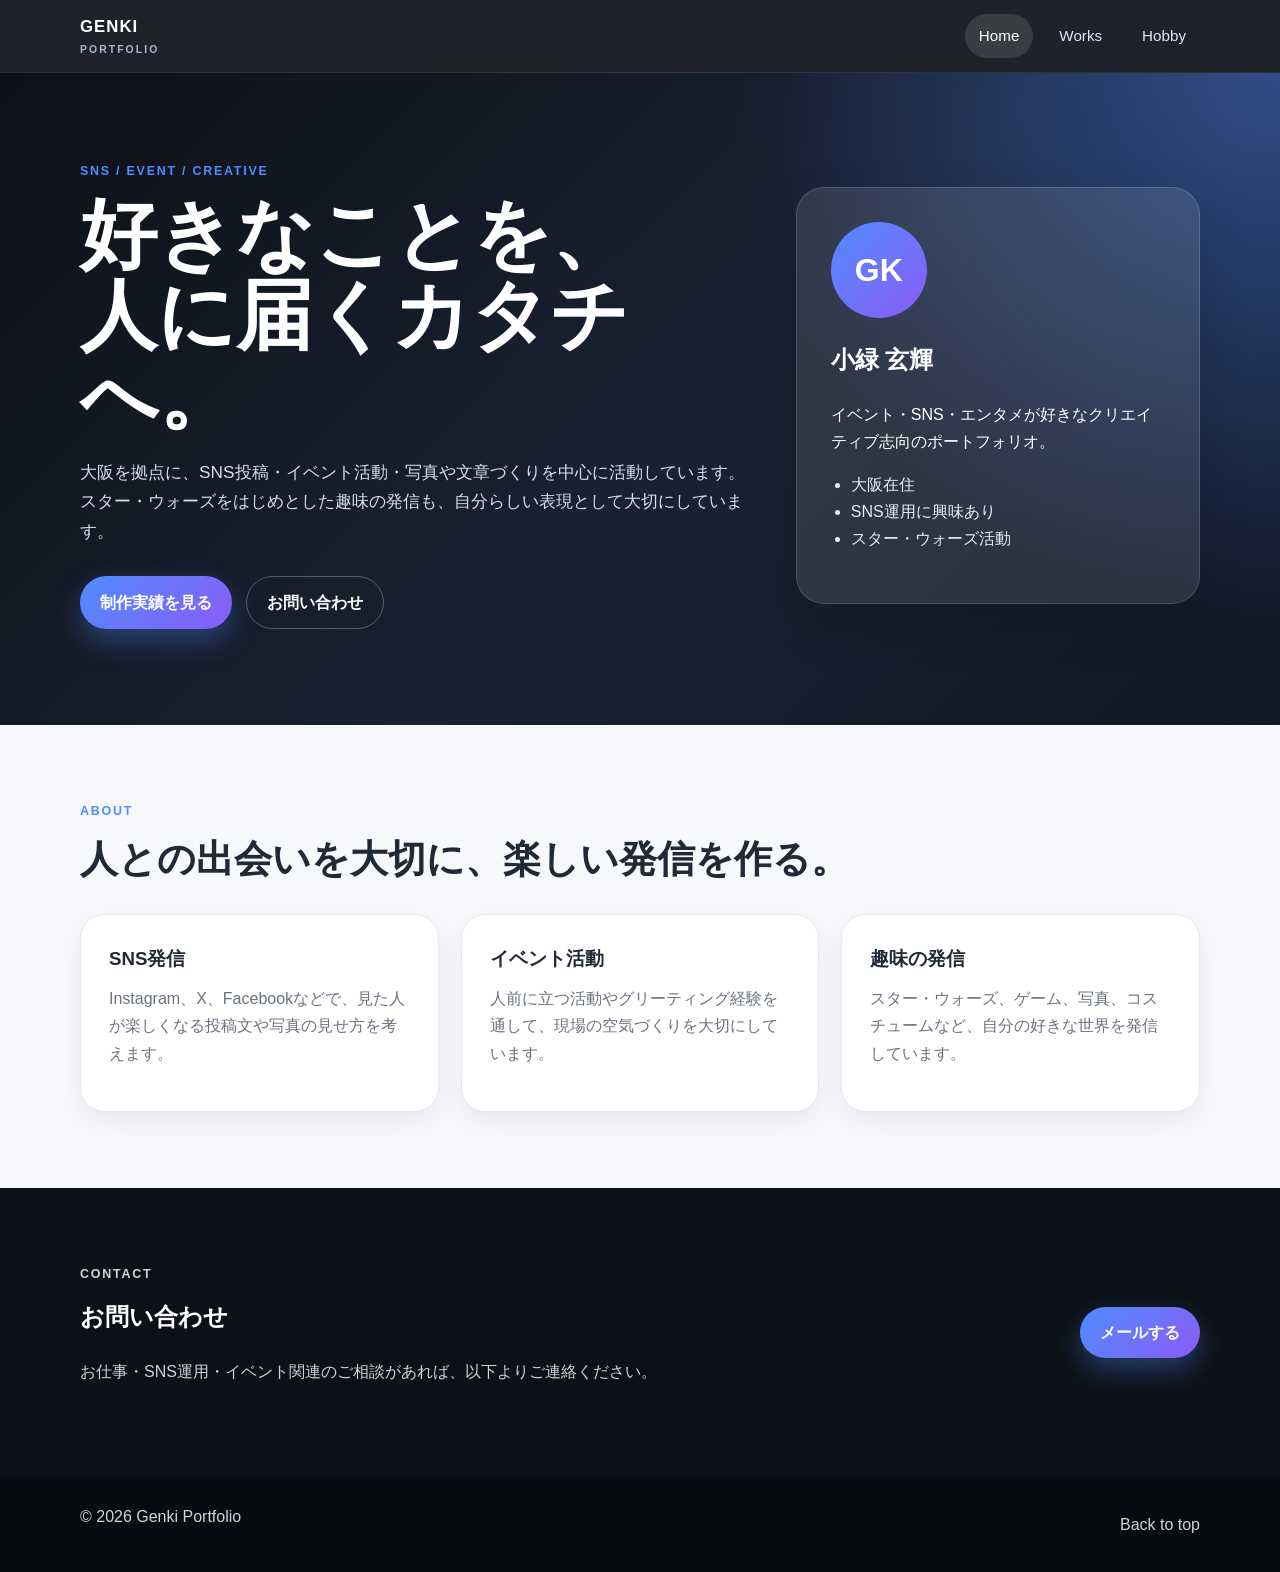
<file: index.html>
<!DOCTYPE html>
<html lang="ja">
<head>
  <meta charset="UTF-8" />
  <meta name="viewport" content="width=device-width, initial-scale=1.0" />
  <title>Genki Portfolio | Home</title>
  <meta name="description" content="小緑玄輝のポートフォリオサイト。SNS運用、イベント活動、趣味や制作実績を紹介しています。" />
  <link rel="stylesheet" href="style.css" />
</head>
<body>
  <header class="site-header">
    <div class="container header-inner">
      <a class="logo" href="index.html">GENKI<span>PORTFOLIO</span></a>
      <button class="nav-toggle" aria-label="メニューを開く">☰</button>
      <nav class="site-nav">
        <a href="index.html" class="active">Home</a>
        <a href="works.html">Works</a>
        <a href="hobby.html">Hobby</a>
      </nav>
    </div>
  </header>

  <main>
    <section class="hero">
      <div class="container hero-grid">
        <div class="hero-text fade-in">
          <p class="eyebrow">SNS / Event / Creative</p>
          <h1>好きなことを、<br />人に届くカタチへ。</h1>
          <p class="lead">
            大阪を拠点に、SNS投稿・イベント活動・写真や文章づくりを中心に活動しています。
            スター・ウォーズをはじめとした趣味の発信も、自分らしい表現として大切にしています。
          </p>
          <div class="hero-actions">
            <a class="btn primary" href="works.html">制作実績を見る</a>
            <a class="btn secondary" href="#contact">お問い合わせ</a>
          </div>
        </div>
        <div class="hero-card fade-in delay">
          <div class="profile-circle">GK</div>
          <h2>小緑 玄輝</h2>
          <p>イベント・SNS・エンタメが好きなクリエイティブ志向のポートフォリオ。</p>
          <ul>
            <li>大阪在住</li>
            <li>SNS運用に興味あり</li>
            <li>スター・ウォーズ活動</li>
          </ul>
        </div>
      </div>
    </section>

    <section class="section">
      <div class="container">
        <div class="section-title">
          <p class="eyebrow">About</p>
          <h2>人との出会いを大切に、楽しい発信を作る。</h2>
        </div>
        <div class="about-grid">
          <div class="card">
            <h3>SNS発信</h3>
            <p>Instagram、X、Facebookなどで、見た人が楽しくなる投稿文や写真の見せ方を考えます。</p>
          </div>
          <div class="card">
            <h3>イベント活動</h3>
            <p>人前に立つ活動やグリーティング経験を通して、現場の空気づくりを大切にしています。</p>
          </div>
          <div class="card">
            <h3>趣味の発信</h3>
            <p>スター・ウォーズ、ゲーム、写真、コスチュームなど、自分の好きな世界を発信しています。</p>
          </div>
        </div>
      </div>
    </section>

    <section class="section dark" id="contact">
      <div class="container contact-box">
        <div>
          <p class="eyebrow">Contact</p>
          <h2>お問い合わせ</h2>
          <p>お仕事・SNS運用・イベント関連のご相談があれば、以下よりご連絡ください。</p>
        </div>
        <a class="btn primary" href="mailto:gk222x1998_1127@yahoo.co.jp">メールする</a>
      </div>
    </section>
  </main>

  <footer class="site-footer">
    <div class="container footer-inner">
      <p>© 2026 Genki Portfolio</p>
      <a href="index.html">Back to top</a>
    </div>
  </footer>

  <script src="script.js"></script>
</body>
</html>
</file>
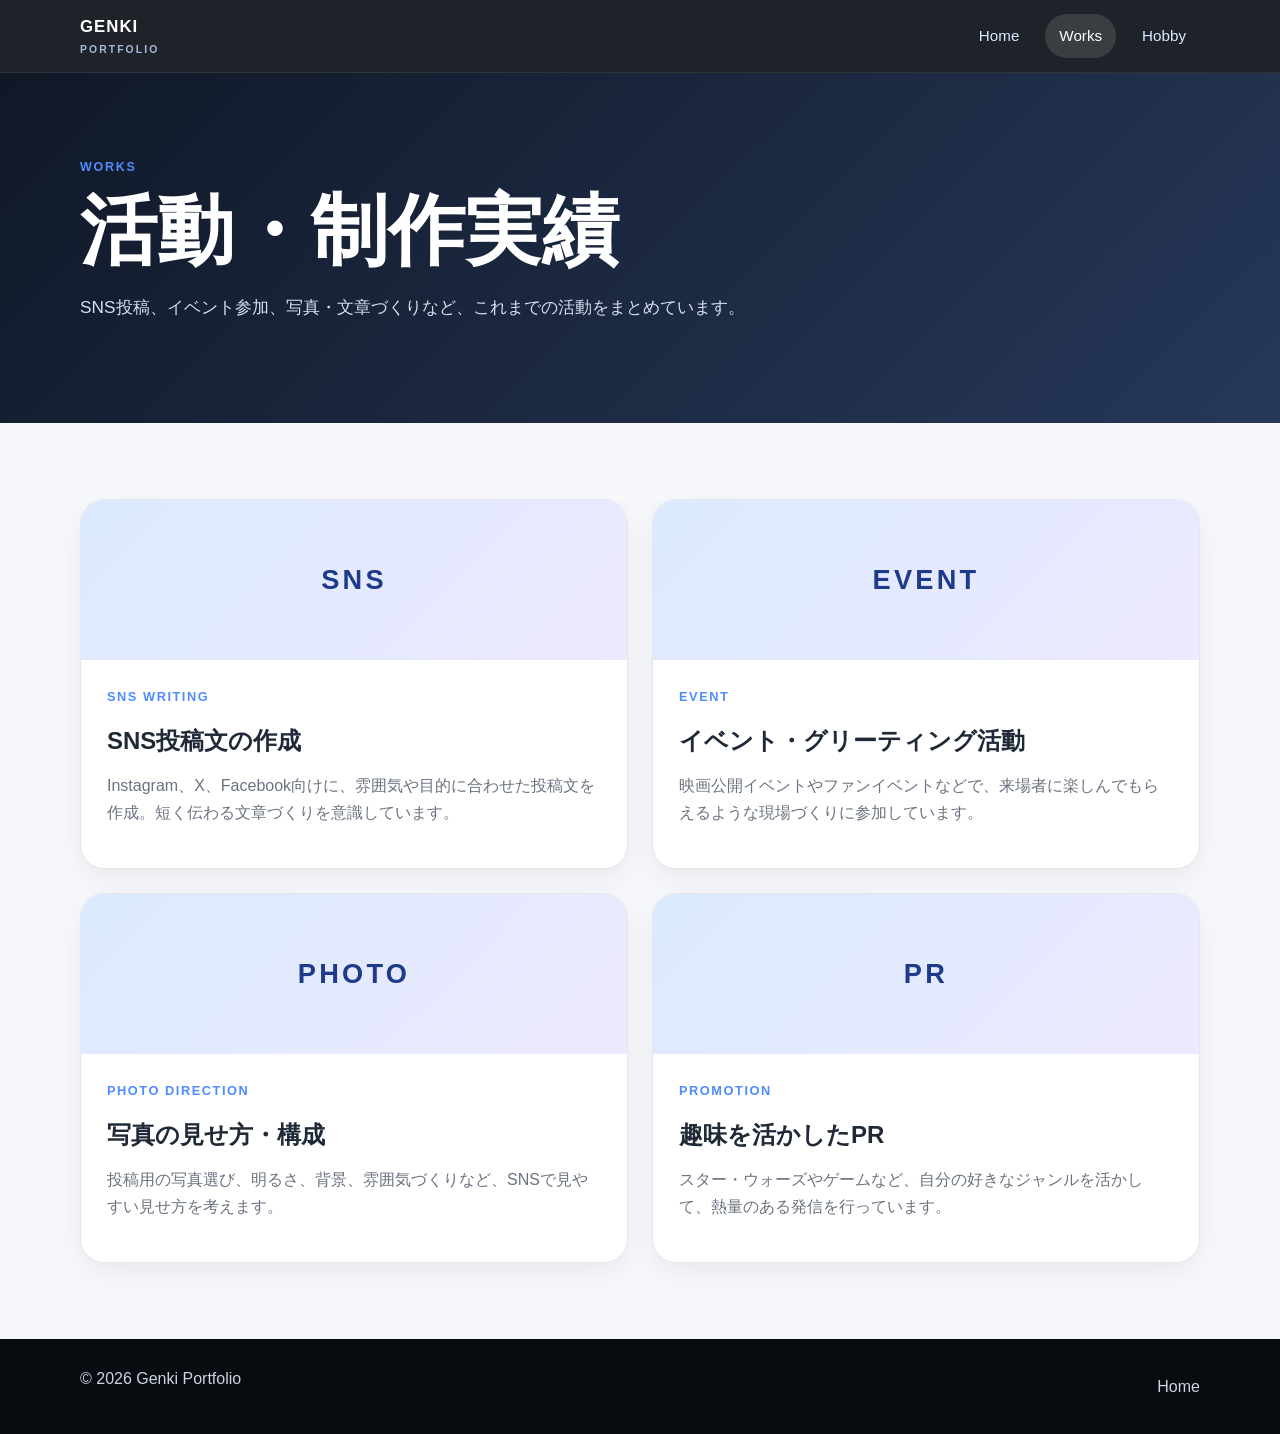
<file: works.html>
<!DOCTYPE html>
<html lang="ja">
<head>
  <meta charset="UTF-8" />
  <meta name="viewport" content="width=device-width, initial-scale=1.0" />
  <title>Genki Portfolio | Works</title>
  <meta name="description" content="小緑玄輝の制作実績・活動実績ページです。" />
  <link rel="stylesheet" href="style.css" />
</head>
<body>
  <header class="site-header">
    <div class="container header-inner">
      <a class="logo" href="index.html">GENKI<span>PORTFOLIO</span></a>
      <button class="nav-toggle" aria-label="メニューを開く">☰</button>
      <nav class="site-nav">
        <a href="index.html">Home</a>
        <a href="works.html" class="active">Works</a>
        <a href="hobby.html">Hobby</a>
      </nav>
    </div>
  </header>

  <main>
    <section class="page-hero">
      <div class="container fade-in">
        <p class="eyebrow">Works</p>
        <h1>活動・制作実績</h1>
        <p class="lead">SNS投稿、イベント参加、写真・文章づくりなど、これまでの活動をまとめています。</p>
      </div>
    </section>

    <section class="section">
      <div class="container works-grid">
        <article class="work-card">
          <div class="work-image">SNS</div>
          <div class="work-content">
            <p class="tag">SNS Writing</p>
            <h2>SNS投稿文の作成</h2>
            <p>Instagram、X、Facebook向けに、雰囲気や目的に合わせた投稿文を作成。短く伝わる文章づくりを意識しています。</p>
          </div>
        </article>

        <article class="work-card">
          <div class="work-image">EVENT</div>
          <div class="work-content">
            <p class="tag">Event</p>
            <h2>イベント・グリーティング活動</h2>
            <p>映画公開イベントやファンイベントなどで、来場者に楽しんでもらえるような現場づくりに参加しています。</p>
          </div>
        </article>

        <article class="work-card">
          <div class="work-image">PHOTO</div>
          <div class="work-content">
            <p class="tag">Photo Direction</p>
            <h2>写真の見せ方・構成</h2>
            <p>投稿用の写真選び、明るさ、背景、雰囲気づくりなど、SNSで見やすい見せ方を考えます。</p>
          </div>
        </article>

        <article class="work-card">
          <div class="work-image">PR</div>
          <div class="work-content">
            <p class="tag">Promotion</p>
            <h2>趣味を活かしたPR</h2>
            <p>スター・ウォーズやゲームなど、自分の好きなジャンルを活かして、熱量のある発信を行っています。</p>
          </div>
        </article>
      </div>
    </section>
  </main>

  <footer class="site-footer">
    <div class="container footer-inner">
      <p>© 2026 Genki Portfolio</p>
      <a href="index.html">Home</a>
    </div>
  </footer>

  <script src="script.js"></script>
</body>
</html>
</file>
<file: style.css>
:root {
  --bg: #0d1117;
  --bg-soft: #151b23;
  --card: #ffffff;
  --text: #1f2937;
  --muted: #6b7280;
  --white: #ffffff;
  --accent: #4f8cff;
  --accent-2: #8b5cf6;
  --border: #e5e7eb;
  --shadow: 0 20px 50px rgba(0, 0, 0, 0.14);
}

* {
  box-sizing: border-box;
}

html {
  scroll-behavior: smooth;
}

body {
  margin: 0;
  font-family: -apple-system, BlinkMacSystemFont, "Hiragino Sans", "Yu Gothic", "YuGothic", "Segoe UI", sans-serif;
  color: var(--text);
  background: #f6f8fb;
  line-height: 1.7;
}

a {
  color: inherit;
  text-decoration: none;
}

img {
  max-width: 100%;
  display: block;
}

.container {
  width: min(1120px, calc(100% - 40px));
  margin: 0 auto;
}

.site-header {
  position: sticky;
  top: 0;
  z-index: 100;
  background: rgba(13, 17, 23, 0.92);
  backdrop-filter: blur(12px);
  color: var(--white);
  border-bottom: 1px solid rgba(255,255,255,0.08);
}

.header-inner {
  min-height: 72px;
  display: flex;
  align-items: center;
  justify-content: space-between;
}

.logo {
  font-weight: 800;
  letter-spacing: 0.06em;
  font-size: 1.05rem;
}

.logo span {
  display: block;
  font-size: 0.65rem;
  color: #a7b7d9;
  letter-spacing: 0.2em;
}

.site-nav {
  display: flex;
  gap: 12px;
  align-items: center;
}

.site-nav a {
  padding: 9px 14px;
  border-radius: 999px;
  color: #dbeafe;
  font-size: 0.95rem;
}

.site-nav a:hover,
.site-nav a.active {
  background: rgba(255,255,255,0.12);
  color: var(--white);
}

.nav-toggle {
  display: none;
  border: none;
  background: rgba(255,255,255,0.12);
  color: white;
  font-size: 1.4rem;
  border-radius: 10px;
  padding: 6px 10px;
}

.hero {
  color: var(--white);
  background:
    radial-gradient(circle at top right, rgba(79, 140, 255, 0.42), transparent 38%),
    linear-gradient(135deg, #0d1117 0%, #192133 55%, #101827 100%);
  padding: 88px 0 96px;
}

.hero-grid {
  display: grid;
  grid-template-columns: 1.25fr 0.75fr;
  gap: 42px;
  align-items: center;
}

.eyebrow {
  margin: 0 0 12px;
  color: var(--accent);
  font-weight: 800;
  letter-spacing: 0.14em;
  text-transform: uppercase;
  font-size: 0.78rem;
}

h1, h2, h3, p {
  margin-top: 0;
}

.hero h1,
.page-hero h1 {
  font-size: clamp(2.3rem, 6vw, 5rem);
  line-height: 1.05;
  margin-bottom: 22px;
}

.lead {
  font-size: 1.08rem;
  color: #d6def1;
  max-width: 720px;
}

.hero-actions {
  display: flex;
  flex-wrap: wrap;
  gap: 14px;
  margin-top: 30px;
}

.btn {
  display: inline-flex;
  align-items: center;
  justify-content: center;
  padding: 12px 20px;
  border-radius: 999px;
  font-weight: 800;
  transition: transform .2s ease, box-shadow .2s ease, background .2s ease;
}

.btn:hover {
  transform: translateY(-2px);
}

.btn.primary {
  background: linear-gradient(135deg, var(--accent), var(--accent-2));
  color: white;
  box-shadow: 0 12px 28px rgba(79, 140, 255, 0.35);
}

.btn.secondary {
  border: 1px solid rgba(255,255,255,0.28);
  color: white;
}

.hero-card {
  background: rgba(255,255,255,0.1);
  border: 1px solid rgba(255,255,255,0.16);
  border-radius: 28px;
  padding: 34px;
  box-shadow: var(--shadow);
}

.profile-circle {
  width: 96px;
  height: 96px;
  display: grid;
  place-items: center;
  border-radius: 50%;
  background: linear-gradient(135deg, var(--accent), var(--accent-2));
  font-size: 2rem;
  font-weight: 900;
  margin-bottom: 22px;
}

.hero-card ul {
  padding-left: 20px;
  color: #e6edff;
}

.section {
  padding: 76px 0;
}

.section.dark {
  background: var(--bg);
  color: var(--white);
}

.section-title {
  margin-bottom: 28px;
}

.section-title h2 {
  font-size: clamp(1.7rem, 3vw, 2.7rem);
  line-height: 1.25;
}

.about-grid,
.hobby-grid {
  display: grid;
  grid-template-columns: repeat(3, 1fr);
  gap: 22px;
}

.card,
.hobby-card,
.work-card {
  background: var(--card);
  border: 1px solid var(--border);
  border-radius: 24px;
  padding: 28px;
  box-shadow: 0 10px 28px rgba(15, 23, 42, 0.06);
}

.card h3,
.hobby-card h2,
.work-content h2 {
  margin-bottom: 10px;
}

.card p,
.hobby-card p,
.work-content p {
  color: var(--muted);
}

.page-hero {
  color: white;
  background: linear-gradient(135deg, #101827, #263859);
  padding: 84px 0;
}

.hobby-hero {
  background:
    radial-gradient(circle at top left, rgba(139, 92, 246, 0.42), transparent 35%),
    linear-gradient(135deg, #111827, #2d1b4e);
}

.works-grid {
  display: grid;
  grid-template-columns: repeat(2, 1fr);
  gap: 24px;
}

.work-card {
  overflow: hidden;
  padding: 0;
}

.work-image {
  min-height: 160px;
  display: grid;
  place-items: center;
  background: linear-gradient(135deg, #dbeafe, #ede9fe);
  color: #1e3a8a;
  font-weight: 900;
  font-size: 1.7rem;
  letter-spacing: 0.12em;
}

.work-content {
  padding: 26px;
}

.tag {
  color: var(--accent) !important;
  font-size: 0.8rem;
  font-weight: 800;
  letter-spacing: 0.12em;
  text-transform: uppercase;
}

.hobby-grid {
  grid-template-columns: repeat(4, 1fr);
}

.hobby-card {
  min-height: 220px;
  background: linear-gradient(180deg, #ffffff, #f8fbff);
}

.contact-box {
  display: flex;
  align-items: center;
  justify-content: space-between;
  gap: 24px;
}

.contact-box p {
  color: #cbd5e1;
}

.site-footer {
  background: #080b10;
  color: #cbd5e1;
  padding: 26px 0;
}

.footer-inner {
  display: flex;
  align-items: center;
  justify-content: space-between;
  gap: 18px;
}

.fade-in {
  opacity: 0;
  transform: translateY(18px);
  transition: opacity .7s ease, transform .7s ease;
}

.fade-in.visible {
  opacity: 1;
  transform: translateY(0);
}

.delay {
  transition-delay: .18s;
}

@media (max-width: 820px) {
  .nav-toggle {
    display: block;
  }

  .site-nav {
    position: absolute;
    top: 72px;
    right: 20px;
    left: 20px;
    display: none;
    flex-direction: column;
    align-items: stretch;
    padding: 16px;
    background: #111827;
    border: 1px solid rgba(255,255,255,0.12);
    border-radius: 18px;
  }

  .site-nav.open {
    display: flex;
  }

  .site-nav a {
    text-align: center;
  }

  .hero-grid,
  .about-grid,
  .works-grid,
  .hobby-grid {
    grid-template-columns: 1fr;
  }

  .hero {
    padding: 64px 0 76px;
  }

  .contact-box,
  .footer-inner {
    flex-direction: column;
    align-items: flex-start;
  }
}
</file>
